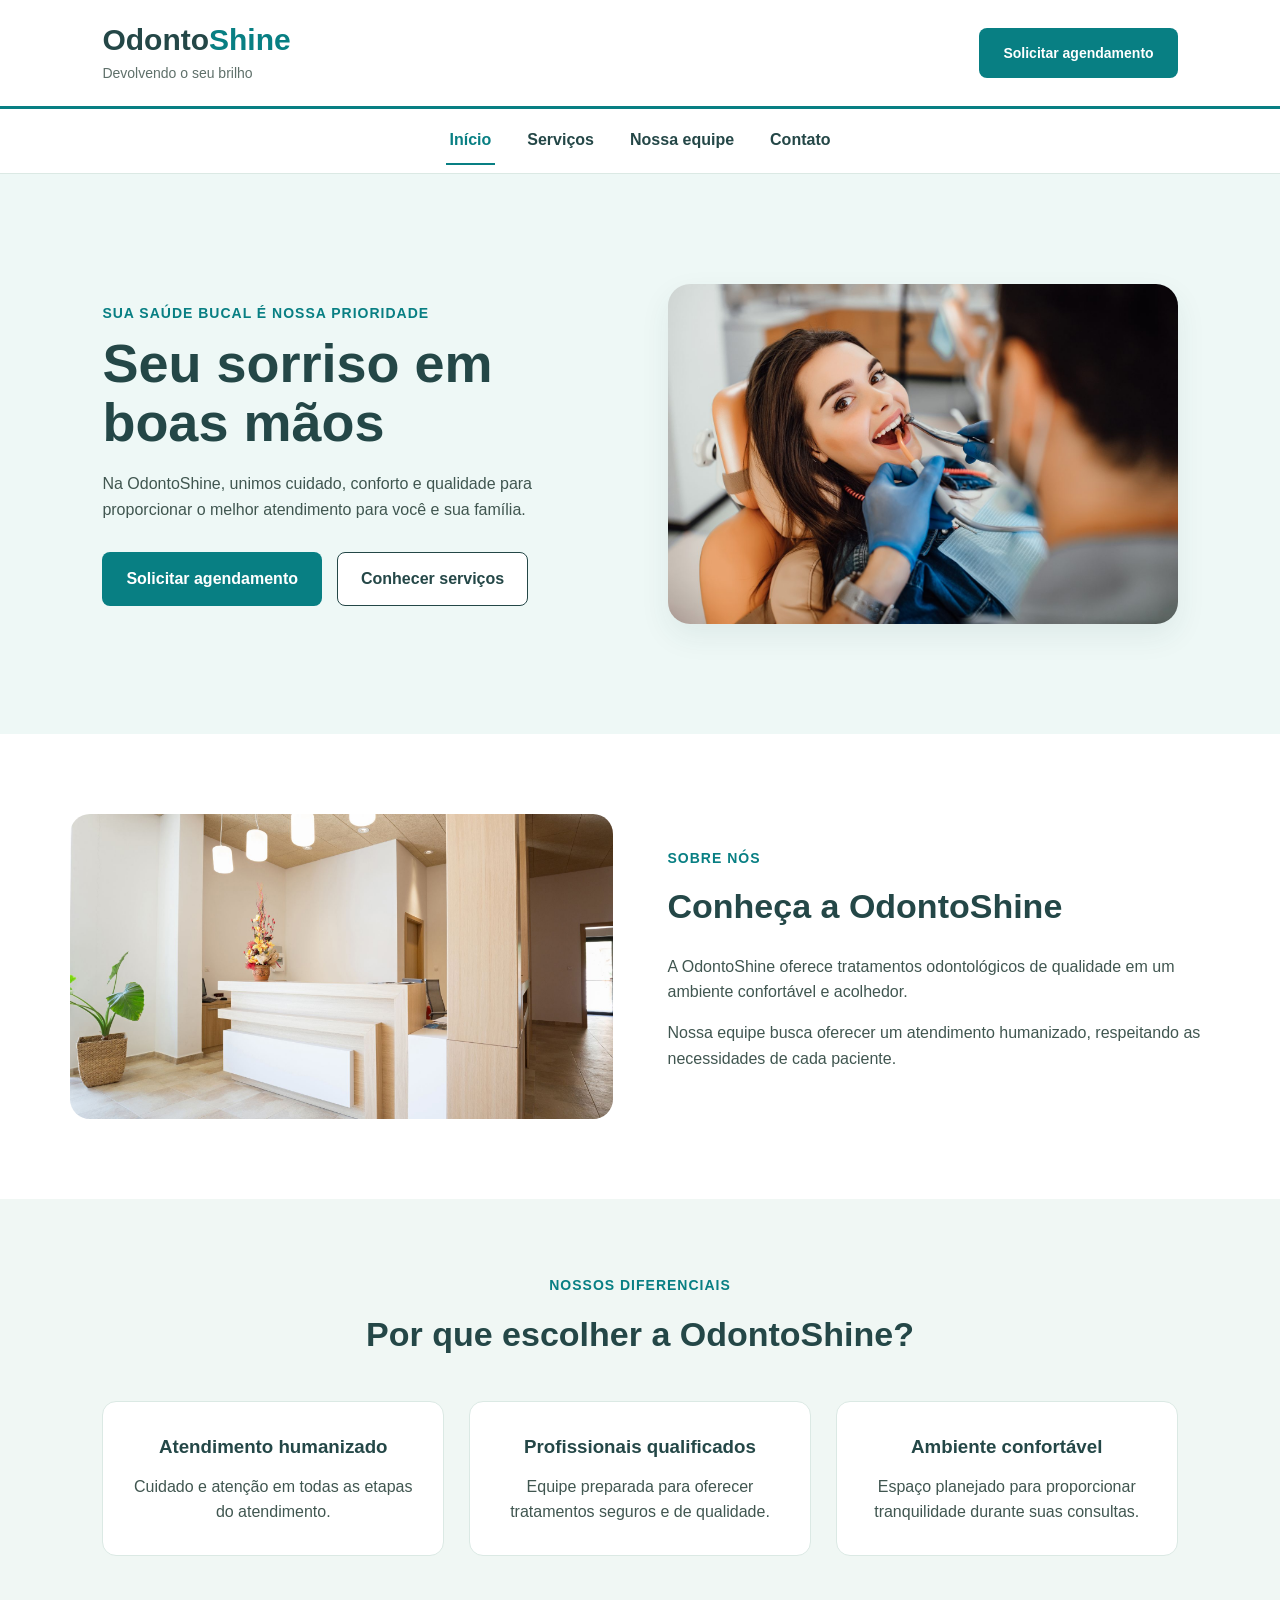
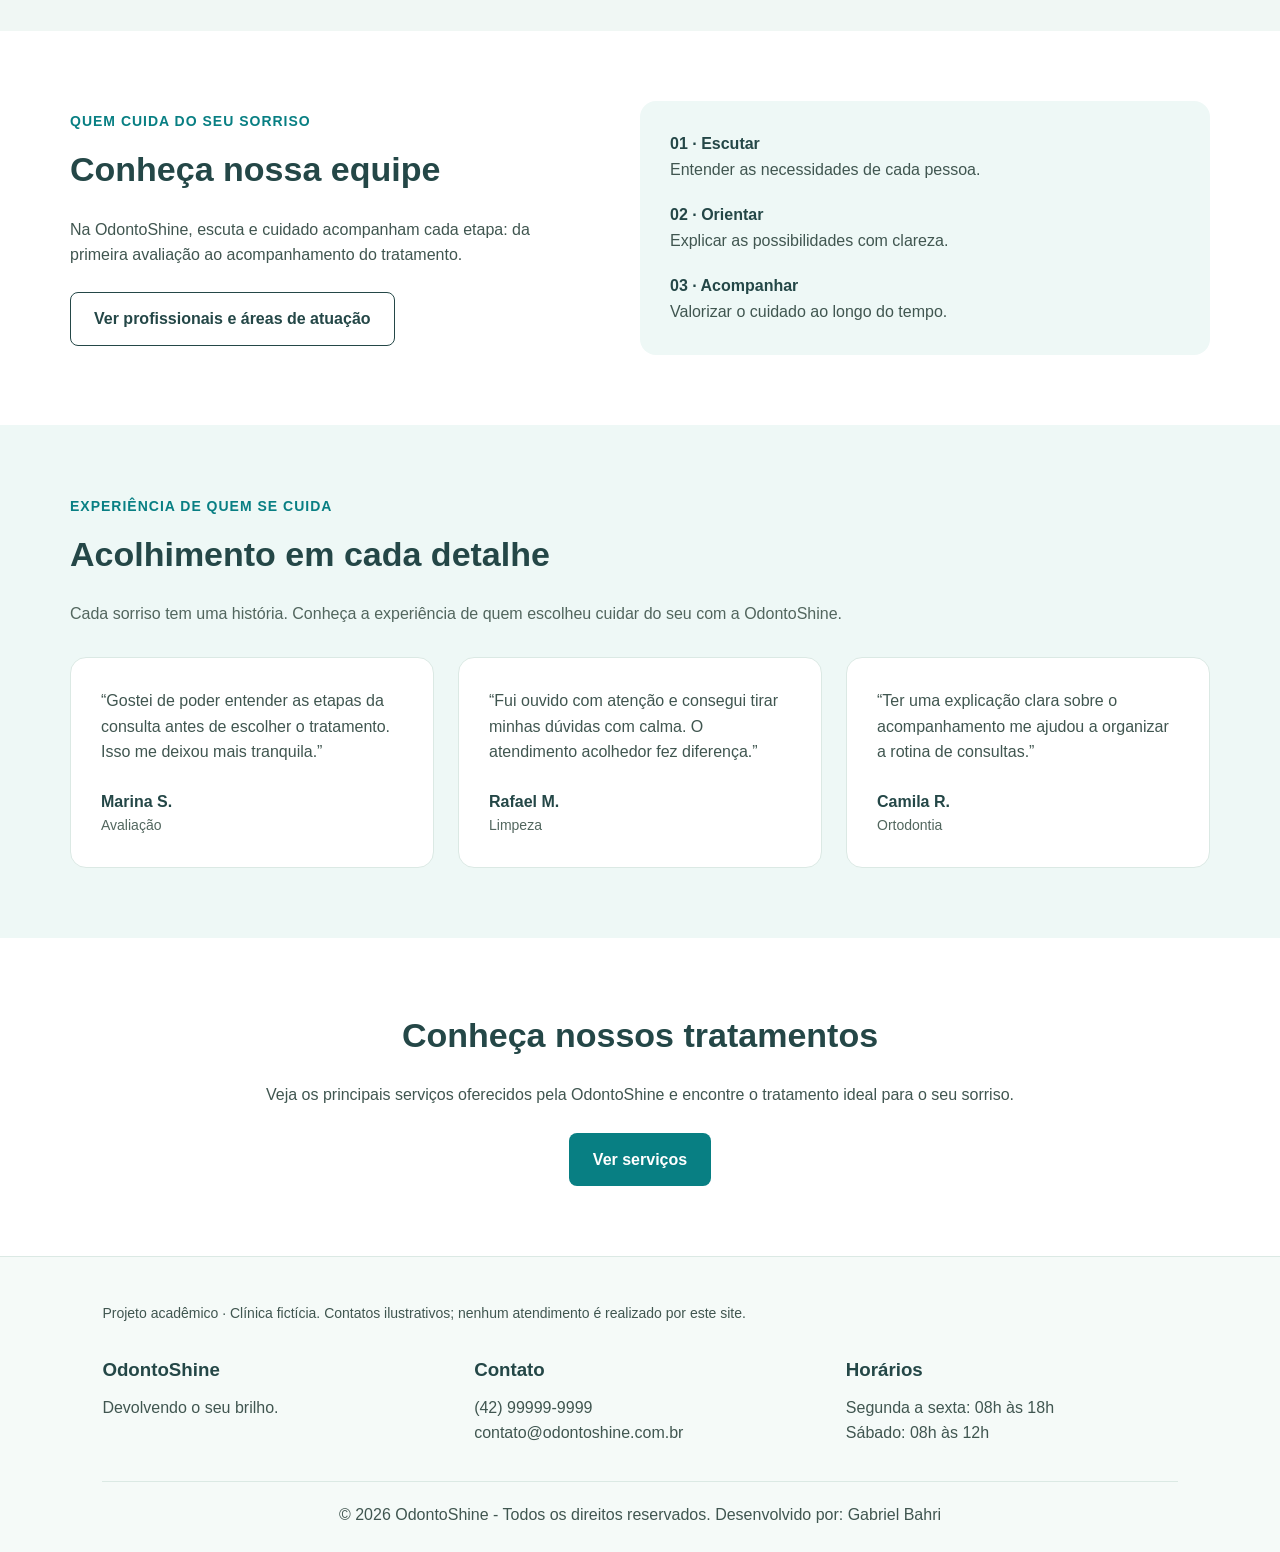
<file: index.html>
<!DOCTYPE html>
<html lang="pt-BR">
<head>
    <meta charset="UTF-8">
    <meta name="viewport" content="width=device-width, initial-scale=1.0">
    <link rel="stylesheet" href="style.css">
    <title>OdontoShine - Início</title>
    <script src="script.js" defer></script>
</head>

<body>

    <a class="pular-conteudo" href="#conteudo">Pular para o conteúdo</a>
    <header>
        <div class="cabecalho">
            <a class="logo" href="index.html" aria-label="OdontoShine, início">
                <span class="marca">Odonto<span>Shine</span></span>
                <span class="slogan">Devolvendo o seu brilho</span>
            </a>
            <a class="botao cabecalho-botao" href="contato.html">Solicitar agendamento</a>
        </div>
    </header>

    <nav aria-label="Navegação principal">
        <a href="index.html" class="ativo" aria-current="page">Início</a>
        <a href="servicos.html">Serviços</a>
        <a href="equipe.html">Nossa equipe</a>
        <a href="contato.html">Contato</a>
    </nav>

    <main id="conteudo" tabindex="-1">

        <section class="inicio">

            <article class="inicio-texto">
                <p class="destaque">Sua saúde bucal é nossa prioridade</p>

                <h1>Seu sorriso em boas mãos</h1>

                <p>
                    Na OdontoShine, unimos cuidado, conforto e qualidade
                    para proporcionar o melhor atendimento para você e sua família.
                </p>

                <div class="acoes">
                    <a class="botao" href="contato.html">Solicitar agendamento</a>
                    <a class="botao-secundario" href="servicos.html">Conhecer serviços</a>
                </div>
            </article>

            <article class="inicio-imagem">
                <img src="imagens/atendimento-web.jpg"
                     width="1400" height="933" fetchpriority="high" alt="Paciente recebendo atendimento odontológico">
            </article>

        </section>

        <section class="sobre">

            <article class="sobre-imagem">
                <img src="imagens/clinica.jpg"
                     loading="lazy" alt="Ambiente ilustrativo de uma clínica odontológica">
            </article>

            <article class="sobre-texto">
                <p class="destaque">Sobre nós</p>

                <h2>Conheça a OdontoShine</h2>

                <p>
                    A OdontoShine oferece tratamentos odontológicos de qualidade em um
                    ambiente confortável e acolhedor.
                </p>

                <p>
                    Nossa equipe busca oferecer um atendimento humanizado,
                    respeitando as necessidades de cada paciente.
                </p>
            </article>

        </section>

        <section class="diferenciais">

            <p class="destaque">Nossos diferenciais</p>
            <h2>Por que escolher a OdontoShine?</h2>

            <div class="lista-diferenciais">

                <article>
                    <h3>Atendimento humanizado</h3>
                    <p>Cuidado e atenção em todas as etapas do atendimento.</p>
                </article>

                <article>
                    <h3>Profissionais qualificados</h3>
                    <p>Equipe preparada para oferecer tratamentos seguros e de qualidade.</p>
                </article>

                <article>
                    <h3>Ambiente confortável</h3>
                    <p>Espaço planejado para proporcionar tranquilidade durante suas consultas.</p>
                </article>

            </div>

        </section>

        <section class="equipe-chamada secao-conteudo" aria-labelledby="titulo-equipe">
            <div>
                <p class="destaque">Quem cuida do seu sorriso</p>
                <h2 id="titulo-equipe">Conheça nossa equipe</h2>
                <p>Na OdontoShine, escuta e cuidado acompanham cada etapa: da primeira avaliação ao acompanhamento do tratamento.</p>
                <a class="botao-secundario" href="equipe.html">Ver profissionais e áreas de atuação</a>
            </div>
            <div class="etapas-cuidado">
                <p><strong>01 · Escutar</strong> Entender as necessidades de cada pessoa.</p>
                <p><strong>02 · Orientar</strong> Explicar as possibilidades com clareza.</p>
                <p><strong>03 · Acompanhar</strong> Valorizar o cuidado ao longo do tempo.</p>
            </div>
        </section>

        <section class="avaliacoes" aria-labelledby="titulo-avaliacoes">
            <div class="secao-conteudo">
                <p class="destaque">Experiência de quem se cuida</p>
                <h2 id="titulo-avaliacoes">Acolhimento em cada detalhe</h2>
                <p class="nota-exemplo">Cada sorriso tem uma história. Conheça a experiência de quem escolheu cuidar do seu com a OdontoShine.</p>
                <div class="lista-avaliacoes">
                    <figure class="avaliacao">
                        <blockquote><p>“Gostei de poder entender as etapas da consulta antes de escolher o tratamento. Isso me deixou mais tranquila.”</p></blockquote>
                        <figcaption><strong>Marina S.</strong><span>Avaliação</span></figcaption>
                    </figure>
                    <figure class="avaliacao">
                        <blockquote><p>“Fui ouvido com atenção e consegui tirar minhas dúvidas com calma. O atendimento acolhedor fez diferença.”</p></blockquote>
                        <figcaption><strong>Rafael M.</strong><span>Limpeza</span></figcaption>
                    </figure>
                    <figure class="avaliacao">
                        <blockquote><p>“Ter uma explicação clara sobre o acompanhamento me ajudou a organizar a rotina de consultas.”</p></blockquote>
                        <figcaption><strong>Camila R.</strong><span>Ortodontia</span></figcaption>
                    </figure>
                </div>
            </div>
        </section>

        <section class="chamada">

            <article>
                <h2>Conheça nossos tratamentos</h2>
                <p>
                    Veja os principais serviços oferecidos pela OdontoShine
                    e encontre o tratamento ideal para o seu sorriso.
                </p>
                <a class="botao" href="servicos.html">Ver serviços</a>
            </article>

        </section>

    </main>

    <footer>
        <p class="aviso-academico">Projeto acadêmico · Clínica fictícia. Contatos ilustrativos; nenhum atendimento é realizado por este site.</p>
        <div class="rodape-conteudo">

            <div>
                <h3>OdontoShine</h3>
                <p>Devolvendo o seu brilho.</p>
            </div>

            <div>
                <h3>Contato</h3>
                <p>(42) 99999-9999</p>
                <p>contato@odontoshine.com.br</p>
            </div>

            <div>
                <h3>Horários</h3>
                <p>Segunda a sexta: 08h às 18h</p>
                <p>Sábado: 08h às 12h</p>
            </div>

        </div>

        <p class="copyright">
            &copy; 2026 OdontoShine - Todos os direitos reservados. Desenvolvido por: Gabriel Bahri
        </p>
    </footer>

</body>
</html>
</file>
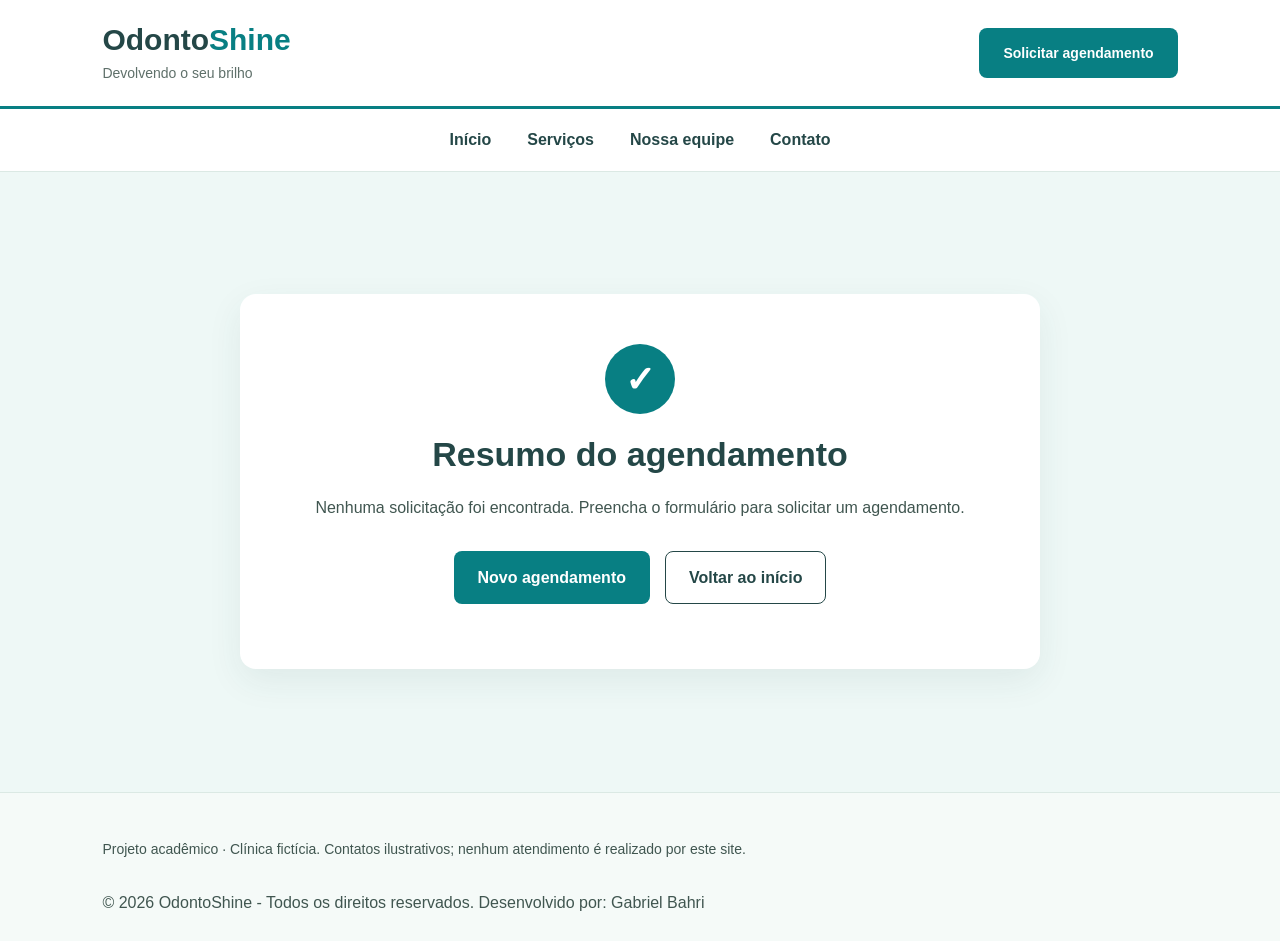
<file: confirmacao.html>
<!DOCTYPE html>
<html lang="pt-BR">
<head>
    <meta charset="UTF-8">
    <meta name="viewport" content="width=device-width, initial-scale=1.0">
    <link rel="stylesheet" href="style.css">
    <title>OdontoShine - Confirmação</title>
    <script src="script.js" defer></script>
</head>

<body>

    <a class="pular-conteudo" href="#conteudo">Pular para o conteúdo</a>
    <header>
        <div class="cabecalho">
            <a class="logo" href="index.html" aria-label="OdontoShine, início">
                <span class="marca">Odonto<span>Shine</span></span>
                <span class="slogan">Devolvendo o seu brilho</span>
            </a>
            <a class="botao cabecalho-botao" href="contato.html">Solicitar agendamento</a>
        </div>
    </header>

    <nav aria-label="Navegação principal">
        <a href="index.html">Início</a>
        <a href="servicos.html">Serviços</a>
        <a href="equipe.html">Nossa equipe</a>
        <a href="contato.html">Contato</a>
    </nav>

    <main id="conteudo" tabindex="-1" class="pagina-confirmacao">

        <section class="confirmacao" aria-labelledby="titulo-confirmacao">
            <div class="icone-confirmacao" aria-hidden="true">✓</div>
            <h1 id="titulo-confirmacao">Resumo do agendamento</h1>
            <p id="estado-confirmacao" role="status">Ative o JavaScript para consultar sua solicitação de agendamento.</p>
            <div id="dados-confirmacao" hidden>
                <p>A data e o período escolhidos estão sujeitos à disponibilidade e à confirmação da clínica.</p>
                <dl class="resumo-agendamento">
                    <dt>Nome</dt><dd id="resumo-nome"></dd>
                    <dt>E-mail</dt><dd id="resumo-email"></dd>
                    <dt>Telefone</dt><dd id="resumo-telefone"></dd>
                    <dt>Serviço</dt><dd id="resumo-servico"></dd>
                    <dt>Data desejada</dt><dd id="resumo-data"></dd>
                    <dt>Período</dt><dd id="resumo-periodo"></dd>
                    <dt>Primeira consulta</dt><dd id="resumo-primeira"></dd>
                </dl>
            </div>
            <div class="acoes-confirmacao">
                <a class="botao" href="contato.html">Novo agendamento</a>
                <a class="botao-secundario" href="index.html">Voltar ao início</a>
            </div>
        </section>

    </main>

    <footer>
        <p class="aviso-academico">Projeto acadêmico · Clínica fictícia. Contatos ilustrativos; nenhum atendimento é realizado por este site.</p>
        <p>&copy; 2026 OdontoShine - Todos os direitos reservados. Desenvolvido por: Gabriel Bahri</p>
    </footer>

</body>
</html>
</file>
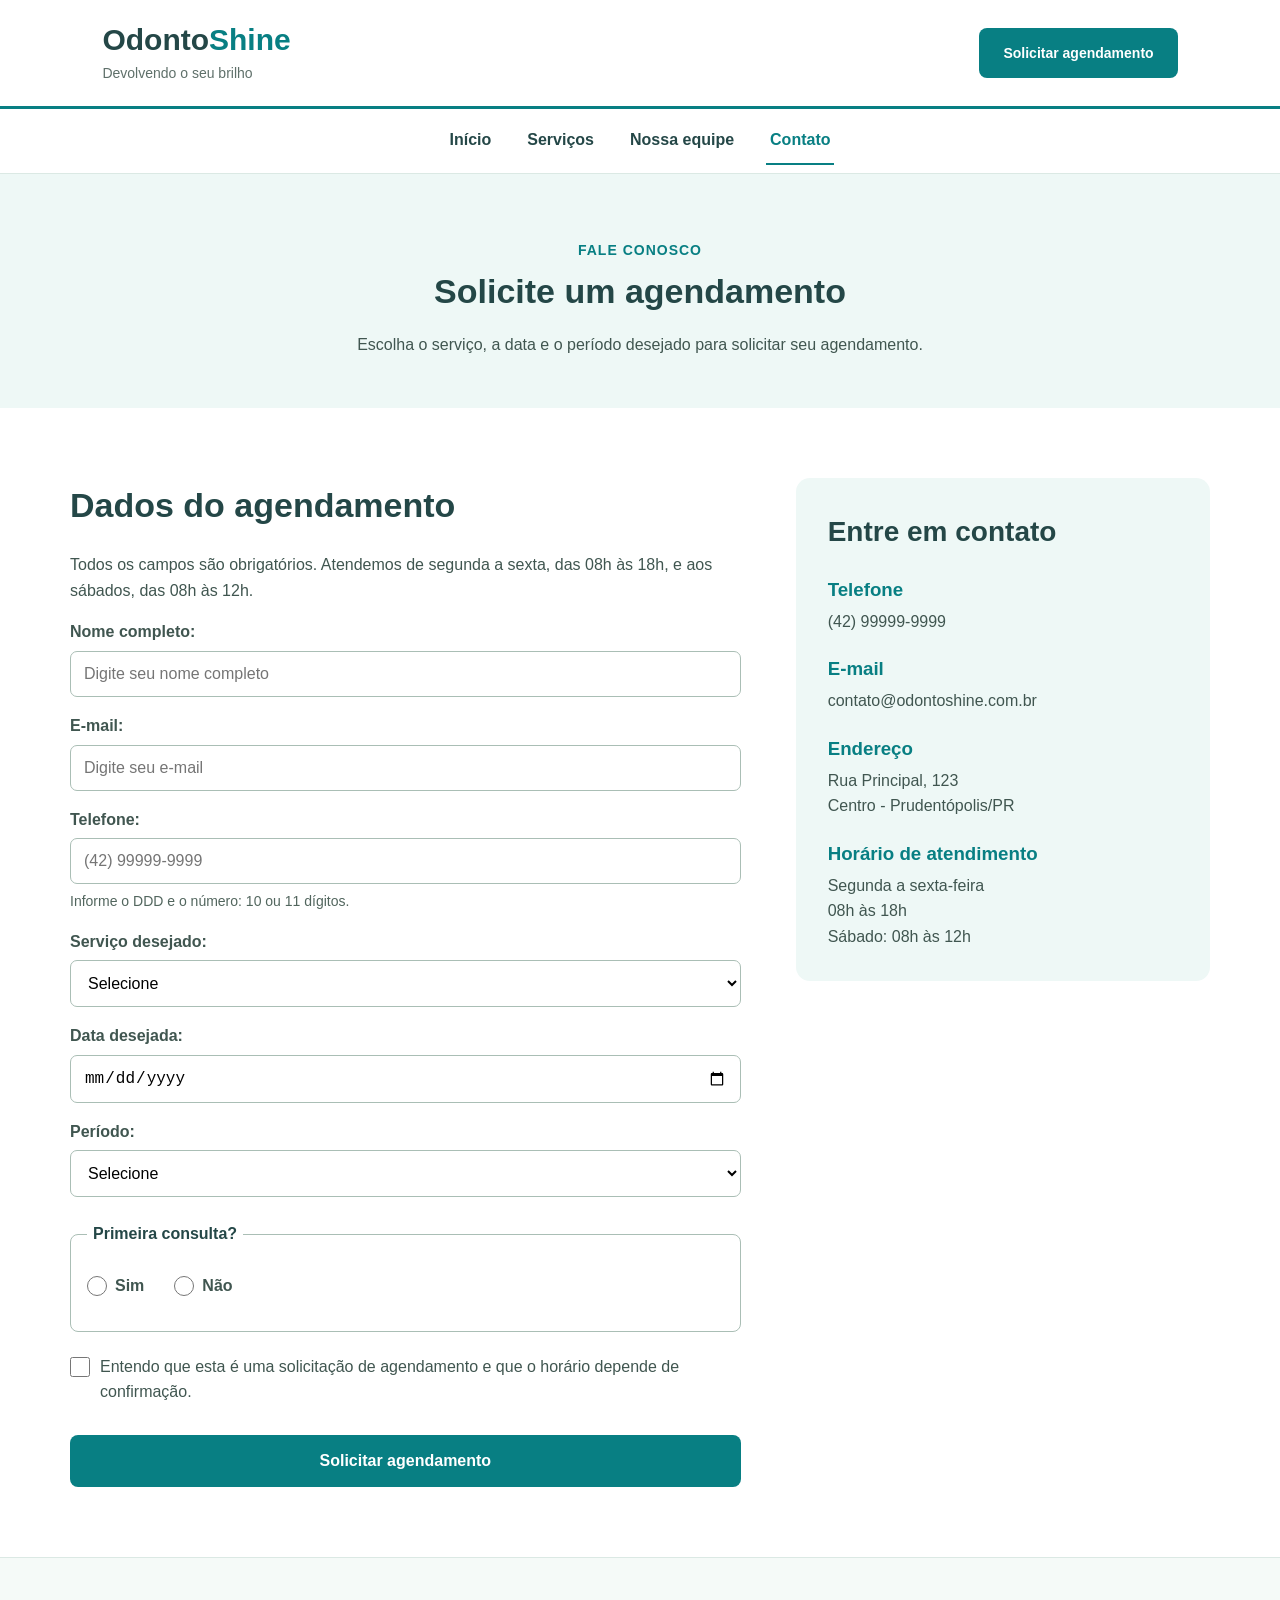
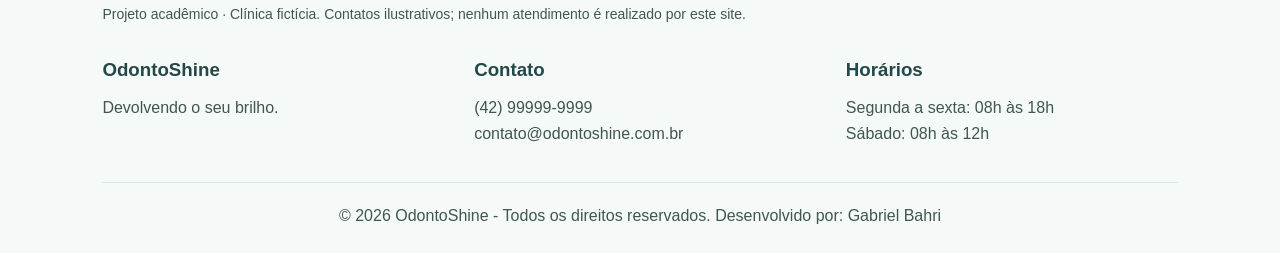
<file: contato.html>
<!DOCTYPE html>
<html lang="pt-BR">
<head>
    <meta charset="UTF-8">
    <meta name="viewport" content="width=device-width, initial-scale=1.0">
    <link rel="stylesheet" href="style.css">
    <title>OdontoShine - Contato</title>
    <script src="script.js" defer></script>
</head>

<body>

    <a class="pular-conteudo" href="#conteudo">Pular para o conteúdo</a>
    <header>
        <div class="cabecalho">
            <a class="logo" href="index.html" aria-label="OdontoShine, início">
                <span class="marca">Odonto<span>Shine</span></span>
                <span class="slogan">Devolvendo o seu brilho</span>
            </a>
            <a class="botao cabecalho-botao" href="contato.html">Solicitar agendamento</a>
        </div>
    </header>

    <nav aria-label="Navegação principal">
        <a href="index.html">Início</a>
        <a href="servicos.html">Serviços</a>
        <a href="equipe.html">Nossa equipe</a>
        <a href="contato.html" class="ativo" aria-current="page">Contato</a>
    </nav>

    <main id="conteudo" tabindex="-1">

        <section class="pagina-topo">
            <p class="destaque">Fale conosco</p>
            <h1>Solicite um agendamento</h1>
            <p>
                Escolha o serviço, a data e o período desejado para solicitar seu agendamento.
            </p>
        </section>

        <section class="contato">

            <article class="formulario">

                <h2>Dados do agendamento</h2>

                <p id="orientacao-formulario">Todos os campos são obrigatórios. Atendemos de segunda a sexta, das 08h às 18h, e aos sábados, das 08h às 12h.</p>
                <noscript><p class="mensagem-formulario">Ative o JavaScript para preencher a solicitação de agendamento.</p></noscript>
                <form id="form-agendamento" aria-describedby="orientacao-formulario">

                    <label for="nome">Nome completo:</label>

                    <input
                        type="text"
                        id="nome" aria-describedby="erro-nome" autocomplete="name" maxlength="100"
                        name="nome"
                        placeholder="Digite seu nome completo"
                        required>
                    <span class="erro-campo" id="erro-nome"></span>

                    <label for="email">E-mail:</label>

                    <input
                        type="email"
                        id="email" aria-describedby="erro-email" autocomplete="email" maxlength="150"
                        name="email"
                        placeholder="Digite seu e-mail"
                        required>
                    <span class="erro-campo" id="erro-email"></span>

                    <label for="telefone">Telefone:</label>

                    <input
                        type="tel"
                        id="telefone" autocomplete="tel" inputmode="tel" maxlength="20" aria-describedby="ajuda-telefone erro-telefone"
                        name="telefone"
                        placeholder="(42) 99999-9999"
                        required>
                    <span class="erro-campo" id="erro-telefone"></span>

                    <p class="ajuda" id="ajuda-telefone">Informe o DDD e o número: 10 ou 11 dígitos.</p>
                    <label for="servico">Serviço desejado:</label>

                    <select id="servico" aria-describedby="erro-servico" name="servico" required>
                        <option value="">Selecione</option>
                        <option value="limpeza">Limpeza</option>
                        <option value="clareamento">Clareamento</option>
                        <option value="ortodontia">Ortodontia</option>
                        <option value="implantes">Implantes</option>
                        <option value="restauracao">Restauração</option>
                        <option value="avaliacao">Avaliação</option>
                    </select>
                    <span class="erro-campo" id="erro-servico"></span>

                    <label for="data">Data desejada:</label>

                    <input
                        type="date"
                        id="data" aria-describedby="erro-data"
                        name="data"
                        required>
                    <span class="erro-campo" id="erro-data"></span>

                    <label for="periodo">Período:</label>

                    <select id="periodo" aria-describedby="erro-periodo" name="periodo" required>
                        <option value="">Selecione</option>
                        <option value="manha">Manhã</option>
                        <option value="tarde">Tarde</option>
                    </select>
                    <span class="erro-campo" id="erro-periodo"></span>

                    <fieldset aria-describedby="erro-primeira-consulta">
                    <legend>Primeira consulta?</legend>

                    <div class="opcoes-radio">
                        <label>
                            <input type="radio" name="primeira_consulta" value="sim" required>
                            Sim
                        </label>

                        <label>
                            <input type="radio" name="primeira_consulta" value="nao">
                            Não
                        </label>
                    </div>

                    <span class="erro-campo" id="erro-primeira-consulta"></span>
                    </fieldset>

                    <label class="checkbox" for="aceite">
                        <input type="checkbox" id="aceite" aria-describedby="erro-aceite" name="confirmacao" value="aceito" required>
                        Entendo que esta é uma solicitação de agendamento e que o horário depende de confirmação.
                    </label>

                    <span class="erro-campo" id="erro-aceite"></span>
                    <p id="mensagem-formulario" class="mensagem-formulario" role="status"></p>
                    <button class="botao" id="enviar-agendamento" type="submit" disabled>Solicitar agendamento</button>

                </form>

            </article>

            <aside>

                <h2>Entre em contato</h2>

                <h3>Telefone</h3>
                <p>(42) 99999-9999</p>

                <h3>E-mail</h3>
                <p>contato@odontoshine.com.br</p>

                <h3>Endereço</h3>
                <p>
                    Rua Principal, 123<br>
                    Centro - Prudentópolis/PR
                </p>

                <h3>Horário de atendimento</h3>
                <p>
                    Segunda a sexta-feira<br>
                    08h às 18h<br>
                    Sábado: 08h às 12h
                </p>

            </aside>

        </section>

    </main>

    <footer>
        <p class="aviso-academico">Projeto acadêmico · Clínica fictícia. Contatos ilustrativos; nenhum atendimento é realizado por este site.</p>
        <div class="rodape-conteudo">

            <div>
                <h3>OdontoShine</h3>
                <p>Devolvendo o seu brilho.</p>
            </div>

            <div>
                <h3>Contato</h3>
                <p>(42) 99999-9999</p>
                <p>contato@odontoshine.com.br</p>
            </div>

            <div>
                <h3>Horários</h3>
                <p>Segunda a sexta: 08h às 18h</p>
                <p>Sábado: 08h às 12h</p>
            </div>

        </div>

        <p class="copyright">
            &copy; 2026 OdontoShine - Todos os direitos reservados. Desenvolvido por: Gabriel Bahri
        </p>
    </footer>

</body>
</html>
</file>
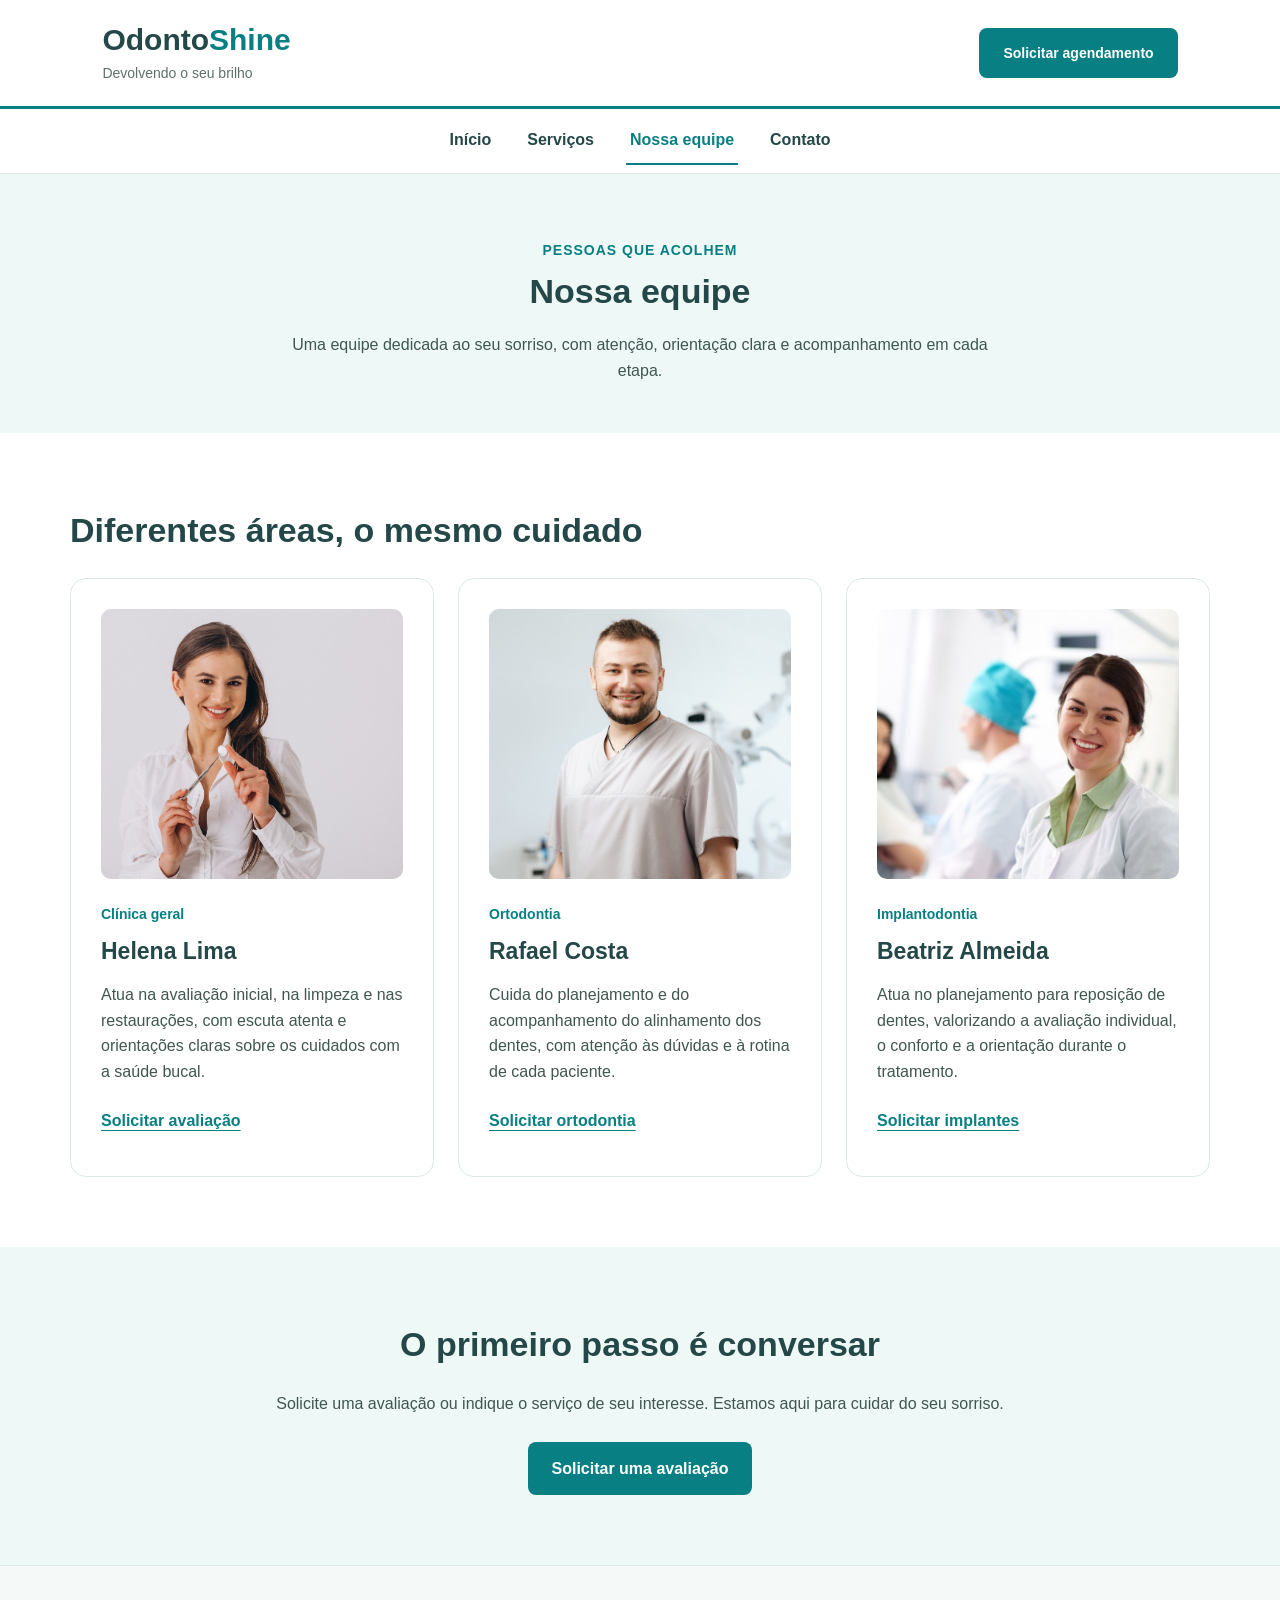
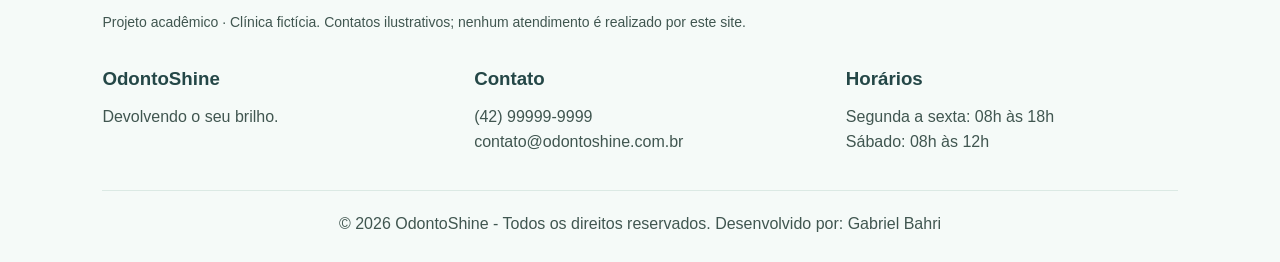
<file: equipe.html>
<!DOCTYPE html>
<html lang="pt-BR">
<head>
    <meta charset="UTF-8">
    <meta name="viewport" content="width=device-width, initial-scale=1.0">
    <meta name="description" content="Conheça a equipe da OdontoShine e suas áreas de atuação em clínica geral, ortodontia e implantodontia.">
    <link rel="stylesheet" href="style.css">
    <script src="script.js" defer></script>
    <title>OdontoShine - Nossa equipe</title>
</head>
<body>
    <a class="pular-conteudo" href="#conteudo">Pular para o conteúdo</a>
    <header>
        <div class="cabecalho">
            <a class="logo" href="index.html" aria-label="OdontoShine, início">
                <span class="marca">Odonto<span>Shine</span></span>
                <span class="slogan">Devolvendo o seu brilho</span>
            </a>
            <a class="botao cabecalho-botao" href="contato.html">Solicitar agendamento</a>
        </div>
    </header>
    <nav aria-label="Navegação principal">
        <a href="index.html">Início</a>
        <a href="servicos.html">Serviços</a>
        <a href="equipe.html" class="ativo" aria-current="page">Nossa equipe</a>
        <a href="contato.html">Contato</a>
    </nav>
    <main id="conteudo" tabindex="-1">
        <section class="pagina-topo">
            <p class="destaque">Pessoas que acolhem</p>
            <h1>Nossa equipe</h1>
            <p>Uma equipe dedicada ao seu sorriso, com atenção, orientação clara e acompanhamento em cada etapa.</p>
        </section>
        <section class="secao-conteudo equipe" aria-labelledby="titulo-profissionais">
            <h2 id="titulo-profissionais">Diferentes áreas, o mesmo cuidado</h2>
            <div class="lista-equipe">
                <article class="profissional">
                    <img class="foto-profissional foto-helena" src="imagens/helena-lima.jpg" alt="Helena Lima, clínica geral" width="1100" height="733" loading="lazy">
                    <p class="area-profissional">Clínica geral</p>
                    <h3>Helena Lima</h3>
                    <p>Atua na avaliação inicial, na limpeza e nas restaurações, com escuta atenta e orientações claras sobre os cuidados com a saúde bucal.</p>
                    <a class="link-servico" href="contato.html?servico=avaliacao">Solicitar avaliação</a>
                </article>
                <article class="profissional">
                    <img class="foto-profissional foto-rafael" src="imagens/rafael-costa.jpg" alt="Rafael Costa, ortodontia" width="733" height="1100" loading="lazy">
                    <p class="area-profissional">Ortodontia</p>
                    <h3>Rafael Costa</h3>
                    <p>Cuida do planejamento e do acompanhamento do alinhamento dos dentes, com atenção às dúvidas e à rotina de cada paciente.</p>
                    <a class="link-servico" href="contato.html?servico=ortodontia">Solicitar ortodontia</a>
                </article>
                <article class="profissional">
                    <img class="foto-profissional foto-beatriz" src="imagens/beatriz-almeida.jpg" alt="Beatriz Almeida, implantodontia" width="733" height="1100" loading="lazy">
                    <p class="area-profissional">Implantodontia</p>
                    <h3>Beatriz Almeida</h3>
                    <p>Atua no planejamento para reposição de dentes, valorizando a avaliação individual, o conforto e a orientação durante o tratamento.</p>
                    <a class="link-servico" href="contato.html?servico=implantes">Solicitar implantes</a>
                </article>
            </div>
        </section>
        <section class="chamada fundo-suave">
            <article>
                <h2>O primeiro passo é conversar</h2>
                <p>Solicite uma avaliação ou indique o serviço de seu interesse. Estamos aqui para cuidar do seu sorriso.</p>
                <a class="botao" href="contato.html?servico=avaliacao">Solicitar uma avaliação</a>
            </article>
        </section>
    </main>
    <footer>
        <p class="aviso-academico">Projeto acadêmico · Clínica fictícia. Contatos ilustrativos; nenhum atendimento é realizado por este site.</p>
        <div class="rodape-conteudo">

            <div>
                <h3>OdontoShine</h3>
                <p>Devolvendo o seu brilho.</p>
            </div>

            <div>
                <h3>Contato</h3>
                <p>(42) 99999-9999</p>
                <p>contato@odontoshine.com.br</p>
            </div>

            <div>
                <h3>Horários</h3>
                <p>Segunda a sexta: 08h às 18h</p>
                <p>Sábado: 08h às 12h</p>
            </div>

        </div>

        <p class="copyright">
            &copy; 2026 OdontoShine - Todos os direitos reservados. Desenvolvido por: Gabriel Bahri
        </p>
    </footer>

</body>
</html>
</file>
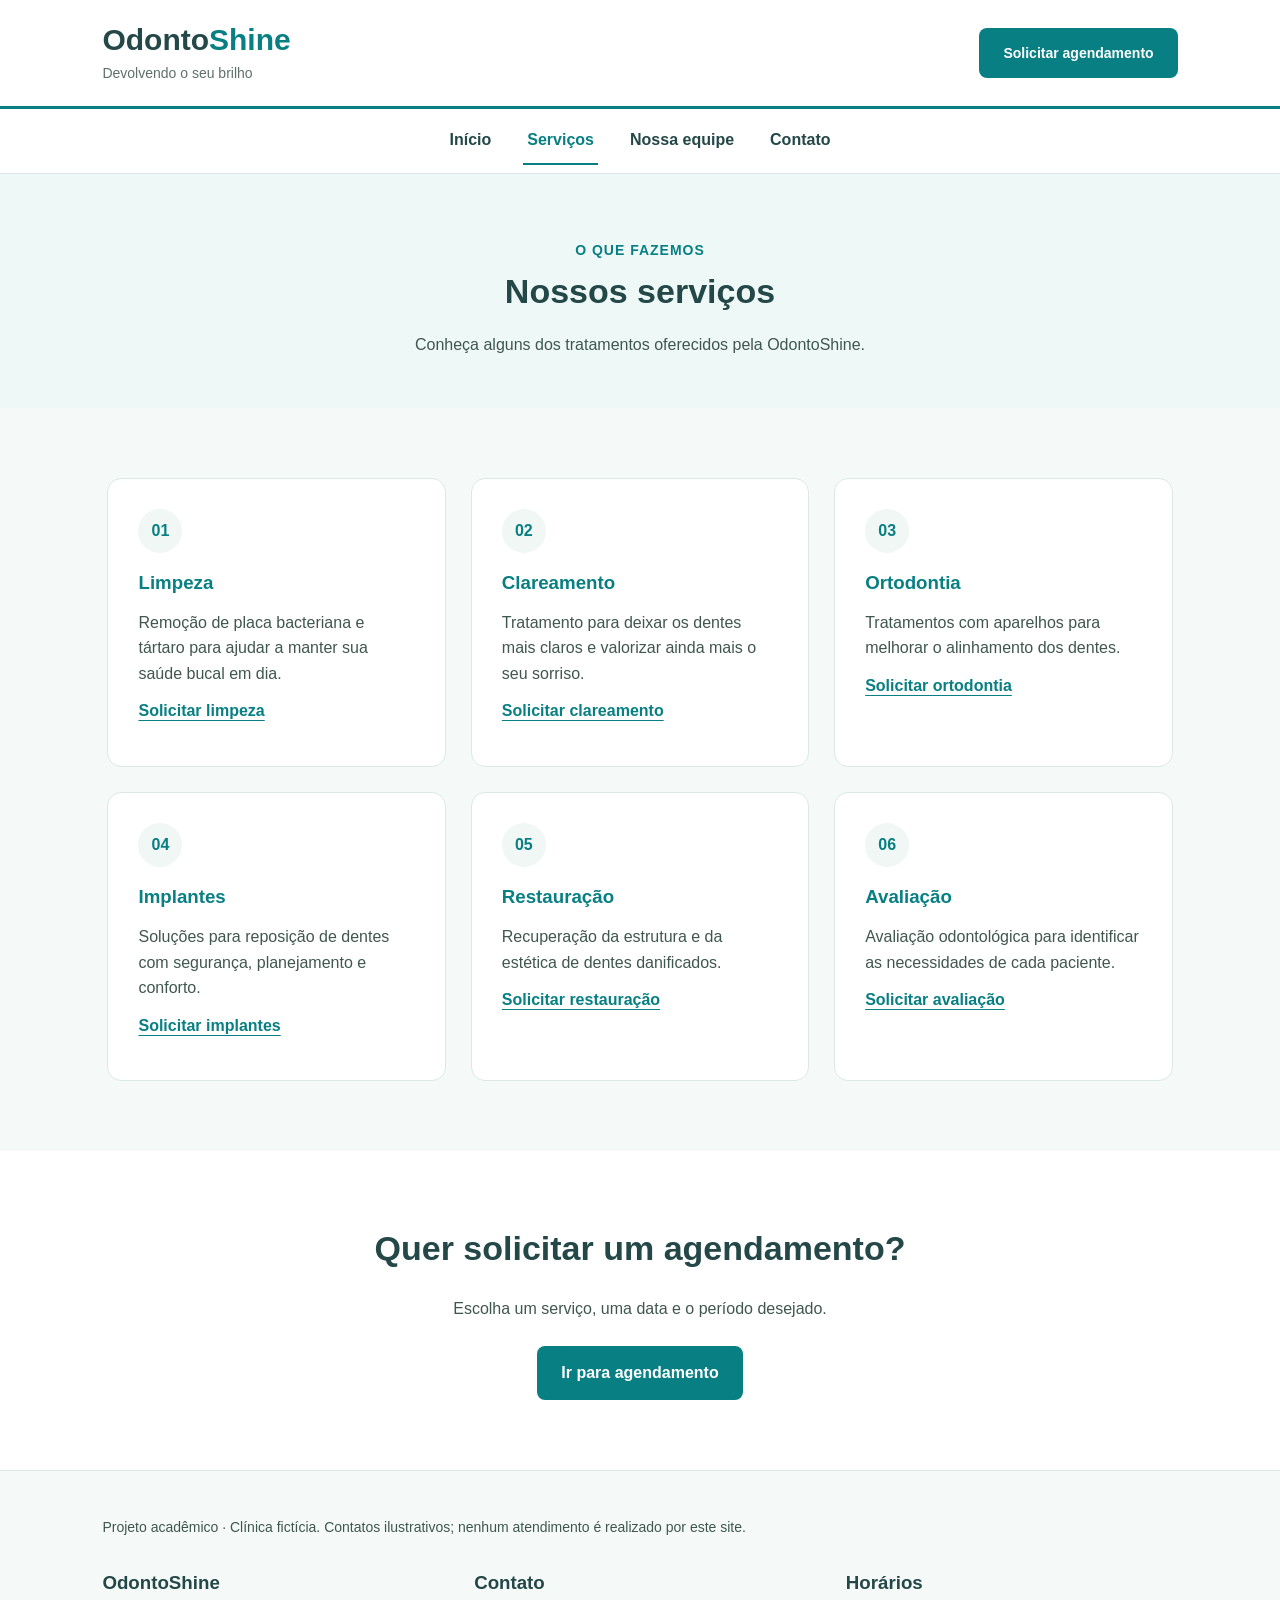
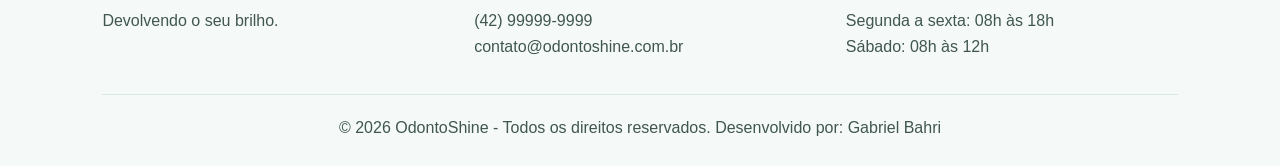
<file: servicos.html>
<!DOCTYPE html>
<html lang="pt-BR">
<head>
    <meta charset="UTF-8">
    <meta name="viewport" content="width=device-width, initial-scale=1.0">
    <link rel="stylesheet" href="style.css">
    <title>OdontoShine - Serviços</title>
    <script src="script.js" defer></script>
</head>

<body>

    <a class="pular-conteudo" href="#conteudo">Pular para o conteúdo</a>
    <header>
        <div class="cabecalho">
            <a class="logo" href="index.html" aria-label="OdontoShine, início">
                <span class="marca">Odonto<span>Shine</span></span>
                <span class="slogan">Devolvendo o seu brilho</span>
            </a>
            <a class="botao cabecalho-botao" href="contato.html">Solicitar agendamento</a>
        </div>
    </header>

    <nav aria-label="Navegação principal">
        <a href="index.html">Início</a>
        <a href="servicos.html" class="ativo" aria-current="page">Serviços</a>
        <a href="equipe.html">Nossa equipe</a>
        <a href="contato.html">Contato</a>
    </nav>

    <main id="conteudo" tabindex="-1">

        <section class="pagina-topo">
            <p class="destaque">O que fazemos</p>
            <h1>Nossos serviços</h1>
            <p>
                Conheça alguns dos tratamentos oferecidos pela OdontoShine.
            </p>
        </section>

        <section class="servicos">

            <div class="lista-servicos">

                <article class="servico">
                    <div class="icone-servico">01</div>
                    <h3>Limpeza</h3>
                    <p>
                        Remoção de placa bacteriana e tártaro para ajudar
                        a manter sua saúde bucal em dia.
                    </p>
                    <a class="link-servico" href="contato.html?servico=limpeza">Solicitar limpeza</a>
                </article>

                <article class="servico">
                    <div class="icone-servico">02</div>
                    <h3>Clareamento</h3>
                    <p>
                        Tratamento para deixar os dentes mais claros
                        e valorizar ainda mais o seu sorriso.
                    </p>
                    <a class="link-servico" href="contato.html?servico=clareamento">Solicitar clareamento</a>
                </article>

                <article class="servico">
                    <div class="icone-servico">03</div>
                    <h3>Ortodontia</h3>
                    <p>
                        Tratamentos com aparelhos para melhorar
                        o alinhamento dos dentes.
                    </p>
                    <a class="link-servico" href="contato.html?servico=ortodontia">Solicitar ortodontia</a>
                </article>

                <article class="servico">
                    <div class="icone-servico">04</div>
                    <h3>Implantes</h3>
                    <p>
                        Soluções para reposição de dentes com
                        segurança, planejamento e conforto.
                    </p>
                    <a class="link-servico" href="contato.html?servico=implantes">Solicitar implantes</a>
                </article>

                <article class="servico">
                    <div class="icone-servico">05</div>
                    <h3>Restauração</h3>
                    <p>
                        Recuperação da estrutura e da estética
                        de dentes danificados.
                    </p>
                    <a class="link-servico" href="contato.html?servico=restauracao">Solicitar restauração</a>
                </article>

                <article class="servico">
                    <div class="icone-servico">06</div>
                    <h3>Avaliação</h3>
                    <p>
                        Avaliação odontológica para identificar
                        as necessidades de cada paciente.
                    </p>
                    <a class="link-servico" href="contato.html?servico=avaliacao">Solicitar avaliação</a>
                </article>

            </div>

        </section>

        <section class="chamada">

            <article>
                <h2>Quer solicitar um agendamento?</h2>
                <p>
                    Escolha um serviço, uma data e o período desejado.
                </p>
                <a class="botao" href="contato.html">Ir para agendamento</a>
            </article>

        </section>

    </main>

    <footer>
        <p class="aviso-academico">Projeto acadêmico · Clínica fictícia. Contatos ilustrativos; nenhum atendimento é realizado por este site.</p>
        <div class="rodape-conteudo">

            <div>
                <h3>OdontoShine</h3>
                <p>Devolvendo o seu brilho.</p>
            </div>

            <div>
                <h3>Contato</h3>
                <p>(42) 99999-9999</p>
                <p>contato@odontoshine.com.br</p>
            </div>

            <div>
                <h3>Horários</h3>
                <p>Segunda a sexta: 08h às 18h</p>
                <p>Sábado: 08h às 12h</p>
            </div>

        </div>

        <p class="copyright">
            &copy; 2026 OdontoShine - Todos os direitos reservados. Desenvolvido por: Gabriel Bahri
        </p>
    </footer>

</body>
</html>
</file>
<file: style.css>
* {
    margin: 0;
    padding: 0;
    box-sizing: border-box;
}

body {
    font-family: Arial, Helvetica, sans-serif;
    color: #405650;
    background-color: #ffffff;
    min-height: 100vh;
    display: flex;
    flex-direction: column;
}

main {
    flex: 1;
}

h2 {
    color: #244747;
    font-size: 34px;
    margin-bottom: 20px;
}

h3 {
    color: #244747;
}

p {
    line-height: 1.6;
}

img {
    display: block;
}

.destaque {
    color: #087f83;
    font-weight: bold;
    text-transform: uppercase;
    font-size: 14px;
    letter-spacing: 1px;
    margin-bottom: 10px;
}




header {
    background-color: #ffffff;
    padding: 22px 8%;
}

.cabecalho {
    max-width: 1200px;
    margin: auto;

    display: flex;
    justify-content: space-between;
    align-items: center;
}

.logo h1 {
    color: #244747;
    font-size: 30px;
}

.logo h1 span {
    color: #087f83;
}

.logo p {
    color: #5f706a;
    font-size: 14px;
}




nav {
    background-color: #ffffff;
    border-top: 3px solid var(--turquesa);
    border-bottom: 1px solid #dbe9e4;
    padding: 17px 8%;
    text-align: center;
}

nav a {
    color: #244747;
    text-decoration: none;
    margin: 0 25px;
    font-weight: bold;
    padding-bottom: 5px;
}

nav a:hover {
    color: #087f83;
}

nav a.ativo {
    color: #087f83;
    border-bottom: 2px solid #087f83;
}




.botao {
    display: inline-block;

    background-color: #087f83;
    color: #ffffff;

    padding: 14px 24px;

    text-decoration: none;
    border-radius: 8px;
    font-weight: bold;
}

.botao:hover {
    background-color: #066b70;
}

.botao-secundario {
    display: inline-block;

    color: #244747;
    background-color: #ffffff;

    padding: 13px 23px;

    text-decoration: none;
    border: 1px solid #244747;
    border-radius: 8px;
    font-weight: bold;
}

.botao-secundario:hover {
    background-color: #f5faf8;
}

.acoes,
.acoes-confirmacao {
    display: flex;
    gap: 15px;
    flex-wrap: wrap;
}

.cabecalho-botao {
    font-size: 14px;
}




.inicio {
    display: flex;
    align-items: center;
    justify-content: space-between;
    gap: 55px;

    min-height: 560px;

    padding: 70px 8%;
    background-color: #eef8f6;
}

.inicio-texto,
.inicio-imagem {
    width: 50%;
}

.inicio-texto h2 {
    font-size: 54px;
    line-height: 1.08;
    max-width: 600px;
}

.inicio-texto > p:not(.destaque) {
    margin-bottom: 30px;
    max-width: 600px;
}

.inicio-imagem img {
    width: 100%;
    border-radius: 22px;
    box-shadow: 0 12px 30px rgba(36, 71, 71, 0.08);
}




.sobre {
    display: flex;
    align-items: center;
    gap: 55px;

    max-width: 1200px;
    margin: auto;

    padding: 80px 30px;
}

.sobre-imagem,
.sobre-texto {
    width: 50%;
}

.sobre-imagem img {
    width: 100%;
    border-radius: 20px;
}

.sobre-texto p:not(.destaque) {
    margin-bottom: 15px;
}




.diferenciais {
    padding: 75px 8%;
    text-align: center;
    background-color: #f0f7f4;
}

.lista-diferenciais {
    max-width: 1200px;
    margin: 40px auto 0;

    display: flex;
    justify-content: space-between;
    gap: 25px;
}

.lista-diferenciais article {
    width: 33.33%;

    background-color: #ffffff;
    padding: 30px;

    border-radius: 14px;
    border: 1px solid #dbe9e4;
}

.lista-diferenciais h3 {
    margin-bottom: 12px;
}




.chamada {
    padding: 70px 8%;
    text-align: center;
}

.chamada article {
    max-width: 750px;
    margin: auto;
}

.chamada p {
    margin-bottom: 25px;
}




.pagina-topo {
    padding: 65px 8% 50px;
    text-align: center;
    background-color: #eef8f6;
}

.pagina-topo p:last-child {
    max-width: 700px;
    margin: auto;
}




.servicos {
    padding: 70px 8%;
    background-color: #f5faf8;
}

.lista-servicos {
    max-width: 1200px;
    margin: auto;

    display: flex;
    justify-content: center;
    flex-wrap: wrap;
    gap: 25px;
}

.servico {
    width: calc(33.33% - 20px);
    min-width: 260px;

    background-color: #ffffff;

    padding: 30px;

    border: 1px solid #dbe9e4;
    border-radius: 14px;
}

.servico:hover {
    border-color: #087f83;
}

.servico h3 {
    color: #087f83;
    margin: 15px 0 12px;
}

.icone-servico {
    width: 44px;
    height: 44px;

    display: flex;
    justify-content: center;
    align-items: center;

    background-color: #f0f7f4;
    color: #087f83;

    border-radius: 50%;
    font-weight: bold;
}




.contato {
    max-width: 1200px;
    margin: auto;

    display: flex;
    justify-content: space-between;
    align-items: flex-start;
    gap: 55px;

    padding: 70px 30px;
}

.formulario {
    width: 62%;
}

form {
    display: flex;
    flex-direction: column;
}

label {
    font-weight: bold;
    margin-top: 16px;
    margin-bottom: 6px;
}

input,
select,
textarea {
    width: 100%;

    padding: 13px;

    border: 1px solid #aabeb5;
    border-radius: 7px;

    font-size: 16px;
    background-color: #ffffff;
}

input:focus,
select:focus,
textarea:focus {
    outline: 2px solid #c3e7e2;
    border-color: #087f83;
}

input[type="submit"] {
    background-color: #087f83;
    color: #ffffff;

    border: none;

    margin-top: 25px;

    font-weight: bold;
    cursor: pointer;
}

input[type="submit"]:hover {
    background-color: #066b70;
}

.opcoes-radio {
    display: flex;
    gap: 30px;
    margin-bottom: 5px;
}

.opcoes-radio label {
    display: flex;
    align-items: center;
    gap: 8px;
    margin-top: 5px;
}

.opcoes-radio input {
    width: auto;
}

.checkbox {
    display: flex;
    align-items: flex-start;
    gap: 10px;

    margin-top: 22px;

    font-weight: normal;
}

.checkbox input {
    width: auto;
    margin-top: 3px;
}




aside {
    width: 38%;

    background-color: #eef8f6;

    padding: 32px;

    border-radius: 14px;
}

aside h2 {
    font-size: 28px;
}

aside h3 {
    color: #087f83;
    margin-top: 20px;
    margin-bottom: 4px;
}





.pagina-confirmacao {
    min-height: 620px;

    display: flex;
    justify-content: center;
    align-items: center;

    padding: 60px 20px;

    background-color: #eef8f6;
}

.confirmacao {
    max-width: 1000px;

    background-color: #ffffff;

    padding: 50px;

    text-align: center;

    border-radius: 16px;
    box-shadow: 0 12px 35px rgba(36, 71, 71, 0.08);
}

.icone-confirmacao {
    width: 70px;
    height: 70px;

    display: flex;
    align-items: center;
    justify-content: center;

    margin: 0 auto 20px;

    background-color: #087f83;
    color: #ffffff;

    border-radius: 50%;
    font-size: 36px;
    font-weight: bold;
}


.acoes-confirmacao {
    justify-content: center;
    margin: 15px;
}




footer {
    background-color: #f5faf8;
    color: #244747;
    border-top: 1px solid #dbe9e4;

    padding: 45px 8% 25px;
    margin-top: auto;
}

.rodape-conteudo {
    max-width: 1200px;
    margin: auto;

    display: flex;
    justify-content: space-between;
    gap: 40px;
}

.rodape-conteudo div {
    width: 33.33%;
}

footer h3 {
    color: #244747;
    margin-bottom: 10px;
}

footer p {
    color: #405650;
}

.copyright {
    max-width: 1200px;
    margin: 35px auto 0;

    padding-top: 20px;

    text-align: center;

    border-top: 1px solid #dbe9e4;
}




@media (max-width: 850px) {

    .cabecalho-botao {
        display: none;
    }

    nav a {
        margin: 0 10px;
    }

    .inicio,
    .sobre,
    .contato {
        flex-direction: column;
    }

    .inicio-texto,
    .inicio-imagem,
    .sobre-imagem,
    .sobre-texto,
    .formulario,
    aside {
        width: 100%;
    }

    .inicio-texto h2 {
        font-size: 42px;
    }

    .lista-diferenciais {
        flex-direction: column;
    }

    .lista-diferenciais article {
        width: 100%;
    }

    .servico {
        width: calc(50% - 15px);
    }

    .rodape-conteudo {
        flex-direction: column;
    }

    .rodape-conteudo div {
        width: 100%;
    }
}

@media (max-width: 560px) {

    header {
        text-align: center;
    }

    .cabecalho {
        justify-content: center;
    }

    nav {
        display: flex;
        justify-content: center;
        gap: 15px;
    }

    nav a {
        margin: 0;
        font-size: 14px;
    }

    .inicio {
        padding: 50px 25px;
    }

    .inicio-texto h2 {
        font-size: 36px;
    }

    .servico {
        width: 100%;
    }

    .confirmacao {
        padding: 40px 24px;
    }

    .confirmacao h2 {
        font-size: 34px;
    }

    .confirmacao p {
        font-size: 18px;
    }
}



:root {
    --cor-titulo: #244747;
    --turquesa: #087f83;
    --fundo-suave: #eef8f6;
}

body { line-height: 1.6; }
h1 { color: var(--cor-titulo); font-size: 34px; line-height: 1.2; margin-bottom: 20px; }
.inicio-texto h1 { font-size: 54px; line-height: 1.08; max-width: 600px; }
.logo { text-decoration: none; }
.marca { display: block; color: var(--cor-titulo); font-size: 30px; font-weight: bold; line-height: 1.2; }
.marca > span { color: var(--turquesa); }
.slogan { display: block; color: #5f706a; font-size: 14px; margin-top: 4px; }
.destaque, .servico h3, aside h3, .icone-servico { color: var(--turquesa); }
.botao, .icone-confirmacao, input[type="submit"] { background-color: var(--turquesa); }
.botao:hover, input[type="submit"]:hover { background-color: #066b70; }
button { font: inherit; border: 0; cursor: pointer; line-height: 1.5; }
button:disabled { opacity: .65; cursor: not-allowed; }
img { max-width: 100%; height: auto; }
a, button, input, select { -webkit-tap-highlight-color: transparent; }
:focus-visible { outline: 3px solid #b65100; outline-offset: 4px; }
input:focus, select:focus, textarea:focus { outline: 3px solid var(--turquesa); outline-offset: 2px; }
main:focus { outline: none; }
.pular-conteudo { position: absolute; top: -150px; left: 16px; padding: 12px 20px; z-index: 10; background: white; color: var(--cor-titulo); font-weight: bold; }
.pular-conteudo:focus { top: 12px; }
nav { display: flex; justify-content: center; flex-wrap: wrap; gap: 8px 28px; padding: 8px 20px; }
nav a { display: inline-block; margin: 0; padding: 10px 4px; min-height: 44px; }
.secao-conteudo { max-width: 1200px; margin: auto; padding: 70px 30px; }
.equipe-chamada { display: flex; align-items: center; gap: 60px; }
.equipe-chamada > div { flex: 1; min-width: 0; }
.equipe-chamada .botao-secundario { margin-top: 24px; }
.etapas-cuidado { background: var(--fundo-suave); border-radius: 16px; padding: 30px; }
.etapas-cuidado p + p { margin-top: 20px; }
.etapas-cuidado strong { display: block; color: var(--cor-titulo); }
.avaliacoes, .fundo-suave { background: var(--fundo-suave); }
.nota-exemplo { color: #52665e; max-width: 850px; margin-bottom: 30px; }
.lista-equipe, .lista-avaliacoes { display: flex; flex-wrap: wrap; gap: 24px; }
.profissional, .avaliacao { flex: 1 1 260px; min-width: 0; border: 1px solid #dbe9e4; border-radius: 16px; padding: 30px; background: #fff; }
.profissional { display: flex; flex-direction: column; align-items: flex-start; }
.profissional h3 { font-size: 23px; margin: 8px 0 12px; }
.foto-profissional { width: 100%; height: 270px; object-fit: cover; border-radius: 10px; margin-bottom: 24px; background: var(--fundo-suave); }
.foto-helena { object-position: 40% 24%; }
.foto-rafael { object-position: 50% 8%; }
.foto-beatriz { object-position: 65% 25%; }
.area-profissional { font-size: 14px; color: var(--turquesa); font-weight: bold; }
.link-servico { display: inline-block; color: var(--turquesa); text-underline-offset: 4px; font-weight: bold; padding: 12px 0; }
.profissional .link-servico { margin-top: auto; padding-top: 24px; }
.avaliacao { display: flex; flex-direction: column; }
.avaliacao blockquote { margin-bottom: 24px; }
.avaliacao figcaption { margin-top: auto; color: var(--cor-titulo); }
.avaliacao figcaption span { display: block; font-size: 14px; color: #52665e; }
.aviso-academico { max-width: 1200px; margin: 0 auto 30px; font-size: 14px; }
fieldset { border: 1px solid #aabeb5; border-radius: 8px; margin-top: 24px; padding: 12px 16px; }
legend { color: var(--cor-titulo); font-weight: bold; padding: 0 6px; }
.opcoes-radio label { min-height: 44px; }
input[type="checkbox"], input[type="radio"] { min-width: 20px; min-height: 20px; accent-color: var(--turquesa); flex-shrink: 0; }
.ajuda { font-size: 14px; color: #52665e; margin-top: 6px; }
.erro-campo { color: #a32323; font-size: 14px; font-weight: bold; }
.erro-campo:not(:empty) { margin-top: 6px; }
[aria-invalid="true"] { border-color: #a32323; }
.mensagem-formulario:not(:empty) { background: var(--fundo-suave); padding: 16px; border-left: 4px solid var(--turquesa); margin-top: 20px; }
#enviar-agendamento { margin-top: 24px; }
.resumo-agendamento { text-align: left; margin: 26px auto; max-width: 600px; overflow-wrap: anywhere; }
.resumo-agendamento dt { color: var(--cor-titulo); font-weight: bold; margin-top: 14px; }
.resumo-agendamento dd { border-bottom: 1px solid #dbe9e4; padding-bottom: 10px; }
.confirmacao { width: 100%; max-width: 800px; }
.confirmacao p { max-width: 650px; margin-inline: auto; }
.acoes-confirmacao { margin-top: 30px; }
[hidden] { display: none !important; }

@media (max-width: 850px) {
    .inicio-texto h1 { font-size: 42px; }
    .equipe-chamada { flex-direction: column; gap: 28px; align-items: stretch; }
}

@media (max-width: 560px) {
    h1 { font-size: 30px; }
    h2 { font-size: 28px; }
    .inicio-texto h1 { font-size: 36px; }
    .secao-conteudo { padding: 48px 22px; }
    nav { gap: 4px 16px; }
    .pagina-topo { padding: 45px 22px; }
    .contato { padding: 40px 22px; }
    .profissional, .avaliacao { padding: 24px; }
    .servico { min-width: 0; }
    .acoes > a, .acoes-confirmacao > a { text-align: center; width: 100%; }
    aside { padding: 24px; }
    .checkbox { font-size: 15px; }
    .confirmacao p { font-size: 16px; }
    .rodape-conteudo p { overflow-wrap: anywhere; }
}
</file>
